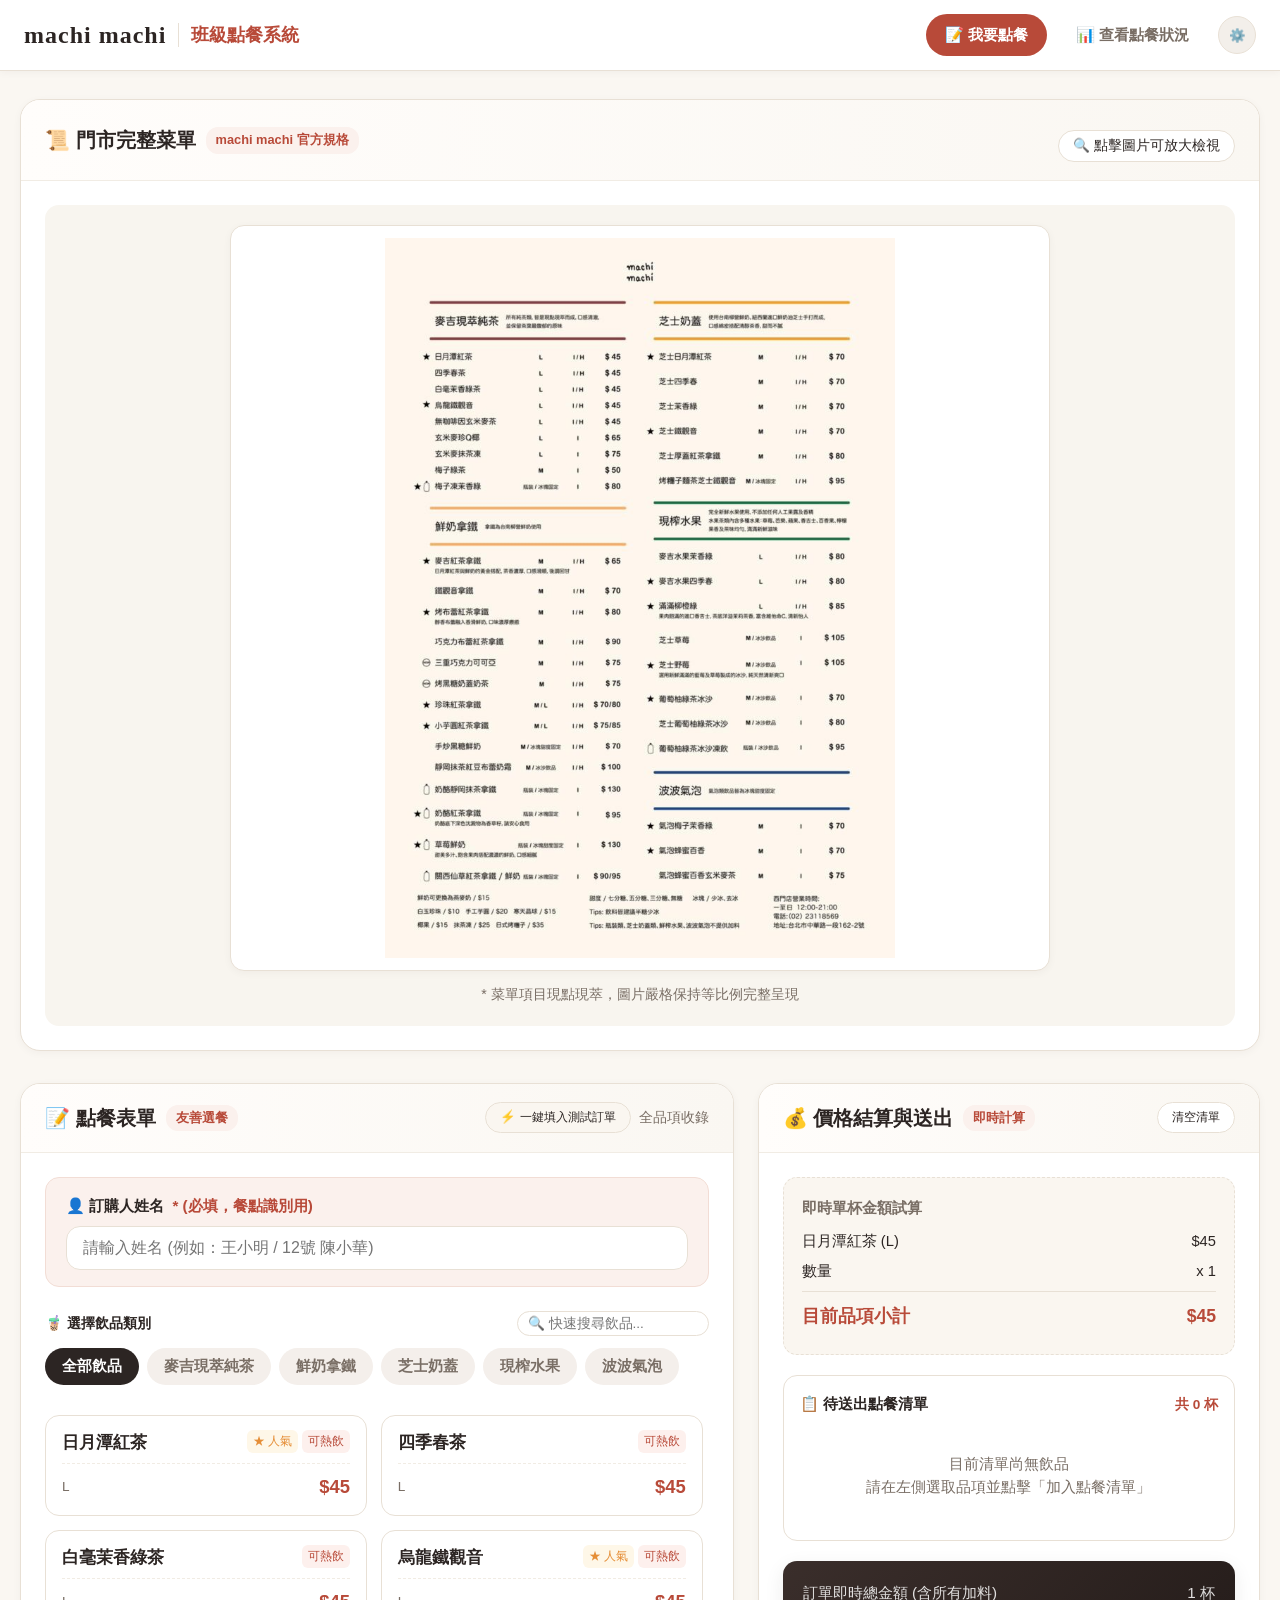
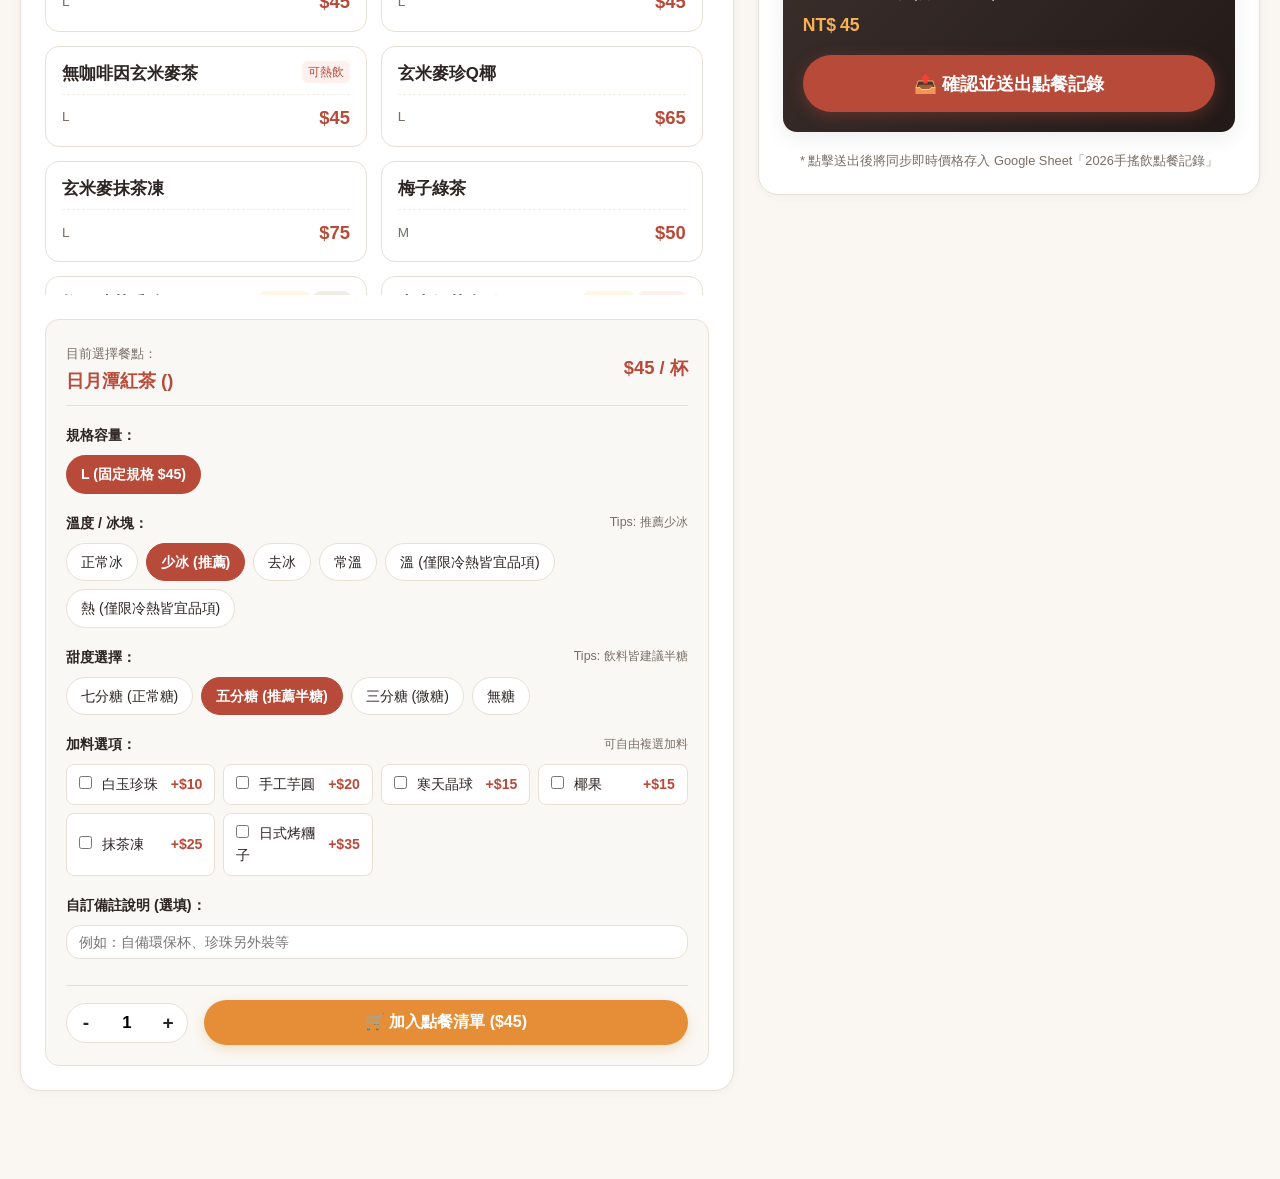
<file: index.html>
<!DOCTYPE html>
<html lang="zh-TW">
<head>
  <meta charset="UTF-8">
  <meta name="viewport" content="width=device-width, initial-scale=1.0">
  <title>麥吉 machi machi - 班級點餐系統</title>
  <link rel="stylesheet" href="css/style.css">
  <link rel="icon" href="data:image/svg+xml,<svg xmlns='http://www.w3.org/2000/svg' viewBox='0 0 100 100'><text y='.9em' font-size='90'>🧋</text></svg>">
</head>
<body>

  <!-- 頂部功能與導覽列 -->
  <header class="site-header">
    <div class="header-inner">
      <a href="index.html" class="brand-area">
        <span class="brand-logo-text">machi machi</span>
        <div class="brand-divider"></div>
        <span class="brand-title">班級點餐系統</span>
      </a>
      <nav class="header-nav">
        <a href="index.html" class="nav-btn active">📝 我要點餐</a>
        <a href="orders.html" class="nav-btn">📊 查看點餐狀況</a>
        <button type="button" class="api-config-btn" id="openSettingsBtn" title="設定 Google Sheet 串接網址">⚙️</button>
      </nav>
    </div>
  </header>

  <!-- 核心網頁容器：依序由上而下以「列」排版 -->
  <main class="page-container">

    <!-- ====================================================================
         第 1 列：菜單 (顯示 menu.jpg，等比例縮放，不可裁切)
         ==================================================================== -->
    <section class="page-row row-1-menu" aria-label="第一列：菜單">
      <div class="section-card">
        <div class="card-header-bar">
          <div class="card-title-group">
            <h2>📜 門市完整菜單</h2>
            <span class="badge-tag">machi machi 官方規格</span>
          </div>
          <div class="menu-toolbar">
            <button type="button" class="toggle-menu-btn" id="toggleMenuZoomBtn">🔍 點擊圖片可放大檢視</button>
          </div>
        </div>
        <div class="card-body">
          <div class="menu-view-container">
            <div class="menu-img-wrapper">
              <!-- 菜單圖片：等比例縮放，不可裁切 -->
              <img src="menu.jpg" alt="麥吉 machi machi 門市菜單" id="menuImage" class="menu-img" title="點擊切換等比例放大/縮小" />
            </div>
            <div class="menu-toolbar">
              <span>* 菜單項目現點現萃，圖片嚴格保持等比例完整呈現</span>
            </div>
          </div>
        </div>
      </div>
    </section>

    <!-- ====================================================================
         第 2 列：表單 | 價格 (以 | 符號隔開兩大區塊)
         ==================================================================== -->
    <section class="page-row row-2-order-grid" aria-label="第二列：表單 | 價格">

      <!-- 左側區塊：表單 -->
      <div class="section-card form-block">
        <div class="card-header-bar">
          <div class="card-title-group">
            <h2>📝 點餐表單</h2>
            <span class="badge-tag">友善選餐</span>
          </div>
          <div style="display:flex; align-items:center; gap:8px;">
            <button type="button" class="toggle-menu-btn" id="btnFillDemoOrder" style="font-size:0.78rem; background:#FAF6F0;">⚡ 一鍵填入測試訂單</button>
            <span style="font-size:0.85rem; color:var(--color-text-muted);">全品項收錄</span>
          </div>
        </div>
        <div class="card-body">
          <form id="orderForm" class="form-section-content" onsubmit="return false;">
            
            <!-- 姓名輸入 (作為餐點識別) -->
            <div class="customer-name-card">
              <label for="customerName" class="field-label">
                👤 訂購人姓名 <span class="required-star">* (必填，餐點識別用)</span>
              </label>
              <input type="text" id="customerName" class="text-input" placeholder="請輸入姓名 (例如：王小明 / 12號 陳小華)" required autocomplete="name">
            </div>

            <!-- 分類篩選籤與搜尋 -->
            <div class="opt-group">
              <div style="display:flex; justify-content:space-between; align-items:center; margin-bottom:4px;">
                <label class="opt-title">🧋 選擇飲品類別</label>
                <input type="text" id="searchDrinkInput" placeholder="🔍 快速搜尋飲品..." style="padding:4px 10px; font-size:0.85rem; border:1px solid var(--color-border); border-radius:15px; outline:none;">
              </div>
              <div class="category-tabs" id="categoryTabs">
                <button type="button" class="cat-tab-btn active" data-cat="all">全部飲品</button>
                <button type="button" class="cat-tab-btn" data-cat="pure-tea">麥吉現萃純茶</button>
                <button type="button" class="cat-tab-btn" data-cat="fresh-milk-latte">鮮奶拿鐵</button>
                <button type="button" class="cat-tab-btn" data-cat="cheese-foam">芝士奶蓋</button>
                <button type="button" class="cat-tab-btn" data-cat="fresh-fruit">現榨水果</button>
                <button type="button" class="cat-tab-btn" data-cat="sparkling">波波氣泡</button>
              </div>
            </div>

            <!-- 飲品卡片展示區 (友善卡片點選) -->
            <div class="drink-cards-grid" id="drinkCardsContainer">
              <!-- 由 JavaScript 動態依據 MENU_DATA 渲染所有項目 -->
            </div>

            <!-- 當前選定餐點的客製化面板 -->
            <div class="customizer-box" id="customizerBox">
              <div class="customizer-header">
                <div>
                  <span style="font-size:0.8rem; color:var(--color-text-muted);">目前選擇餐點：</span>
                  <div class="selected-drink-title" id="activeDrinkName">請由上方點選欲訂購的飲品</div>
                </div>
                <div id="activeDrinkBasePrice" style="font-size:1.15rem; font-weight:800; color:var(--color-primary);"></div>
              </div>

              <!-- 規格尺寸 -->
              <div class="opt-group" id="sizeOptGroup">
                <label class="opt-title">規格容量：</label>
                <div class="pill-options-grid" id="sizeOptions"></div>
              </div>

              <!-- 溫度與冰塊 -->
              <div class="opt-group" id="iceOptGroup">
                <label class="opt-title">
                  <span>溫度 / 冰塊：</span>
                  <span class="opt-badge-note" id="iceNotice">Tips: 建議半糖少冰</span>
                </label>
                <div class="pill-options-grid" id="iceOptions"></div>
              </div>

              <!-- 甜度 -->
              <div class="opt-group" id="sweetOptGroup">
                <label class="opt-title">
                  <span>甜度選擇：</span>
                  <span class="opt-badge-note" id="sweetNotice">可依個人喜好選擇</span>
                </label>
                <div class="pill-options-grid" id="sweetOptions"></div>
              </div>

              <!-- 鮮奶升級選項 -->
              <div class="opt-group" id="oatMilkGroup" style="display:none;">
                <label class="opt-title">鮮奶升級：</label>
                <label class="topping-checkbox-label" style="max-width:260px;">
                  <span><input type="checkbox" id="oatMilkCheckbox"> 更換為燕麥奶</span>
                  <strong style="color:var(--color-primary);">+$15</strong>
                </label>
              </div>

              <!-- 加料專區 (根據菜單規範動態停用或啟用) -->
              <div class="opt-group" id="toppingsGroup">
                <label class="opt-title">
                  <span>加料選項：</span>
                  <span class="opt-badge-note" id="toppingsNotice">可多選配料</span>
                </label>
                <div class="toppings-grid" id="toppingsContainer"></div>
              </div>

              <!-- 備註輸入 -->
              <div class="opt-group">
                <label class="opt-title" for="itemNote">自訂備註說明 (選填)：</label>
                <input type="text" id="itemNote" class="text-input" placeholder="例如：自備環保杯、珍珠另外裝等" style="padding:8px 12px; font-size:0.9rem;">
              </div>

              <!-- 數量與加入清單 -->
              <div class="qty-and-add-row">
                <div class="qty-counter">
                  <button type="button" class="qty-btn" id="btnMinusQty">-</button>
                  <input type="text" id="inputQty" class="qty-number" value="1" readonly>
                  <button type="button" class="qty-btn" id="btnPlusQty">+</button>
                </div>
                <button type="button" class="btn-add-to-cart" id="btnAddToCart">
                  🛒 加入點餐清單 (<span id="btnCurrentItemSubtotal">$0</span>)
                </button>
              </div>
            </div>

          </form>
        </div>
      </div>

      <!-- 右側區塊：價格 -->
      <div class="section-card price-block">
        <div class="card-header-bar">
          <div class="card-title-group">
            <h2>💰 價格結算與送出</h2>
            <span class="badge-tag">即時計算</span>
          </div>
          <button type="button" class="toggle-menu-btn" id="btnClearCartBtn" style="font-size:0.75rem;">清空清單</button>
        </div>
        <div class="card-body price-section-content">
          
          <!-- 單杯價格即時明細 -->
          <div class="live-calc-box">
            <div class="calc-title">即時單杯金額試算</div>
            <div class="calc-row">
              <span id="calcItemNameDisplay">尚未選擇飲品</span>
              <span id="calcBasePriceDisplay">$0</span>
            </div>
            <div class="calc-row" id="calcOatMilkRow" style="display:none;">
              <span>燕麥奶升級</span>
              <span>+$15</span>
            </div>
            <div class="calc-row" id="calcToppingsRow" style="display:none;">
              <span id="calcToppingsNames">加料</span>
              <span id="calcToppingsPrice">+$0</span>
            </div>
            <div class="calc-row">
              <span>數量</span>
              <span id="calcQtyDisplay">x 1</span>
            </div>
            <div class="calc-row total-row">
              <span>目前品項小計</span>
              <span id="calcItemSubtotalDisplay">$0</span>
            </div>
          </div>

          <!-- 已加入之點餐清單明細 -->
          <div class="order-list-box">
            <div class="order-list-header">
              <span>📋 待送出點餐清單</span>
              <span id="cartCountBadge" style="font-size:0.85rem; color:var(--color-primary); font-weight:700;">共 0 杯</span>
            </div>
            <div id="cartItemsContainer">
              <div class="empty-list-notice">
                目前清單尚無飲品<br>請在左側選取品項並點擊「加入點餐清單」
              </div>
            </div>
          </div>

          <!-- 總金額大看板 (送出時必須將此價格一起送出) -->
          <div class="grand-total-banner">
            <div class="grand-total-top">
              <span>訂單即時總金額 (含所有加料)</span>
              <span id="grandTotalCupText">0 杯</span>
            </div>
            <div class="grand-total-value">
              <span>NT$</span>
              <span class="big-price" id="grandTotalPrice">0</span>
            </div>
            
            <!-- 表單送出按鈕：送出時必須將此價格一起送出至 Google Sheet -->
            <button type="button" class="btn-submit-order" id="btnSubmitOrder">
              <span>📤 確認並送出點餐記錄</span>
            </button>
          </div>

          <div style="font-size:0.8rem; color:var(--color-text-muted); text-align:center; line-height:1.4;">
            * 點擊送出後將同步即時價格存入 Google Sheet「2026手搖飲點餐記錄」
          </div>

        </div>
      </div>

    </section>

  </main>

  <!-- Google Sheet / Apps Script 設定彈跳視窗 -->
  <div class="modal-overlay" id="settingsModal">
    <div class="modal-content">
      <div class="modal-header">
        <h3 class="modal-title">⚙️ Google Sheet 串接設定</h3>
        <button type="button" class="modal-close-btn" id="closeSettingsModal">&times;</button>
      </div>
      <div style="margin-bottom:16px; font-size:0.9rem; color:var(--color-text-muted);">
        請貼上於 Google Sheet 部署 Apps Script 取得的「網頁應用程式網址 (Web App URL)」：
      </div>
      <div style="margin-bottom:16px;">
        <label for="appsScriptUrlInput" class="field-label">Apps Script Web App URL：</label>
        <input type="url" id="appsScriptUrlInput" class="text-input" placeholder="https://script.google.com/macros/s/.../exec">
      </div>
      <div style="display:flex; justify-content:flex-end; gap:10px;">
        <button type="button" class="toggle-menu-btn" id="btnTestApi">測試連線</button>
        <button type="button" class="btn-add-to-cart" id="btnSaveSettings" style="flex:none; padding:8px 20px;">儲存設定</button>
      </div>
    </div>
  </div>

  <!-- 載入腳本 -->
  <script src="js/menu-data.js"></script>
  <script src="js/app.js"></script>
</body>
</html>
</file>
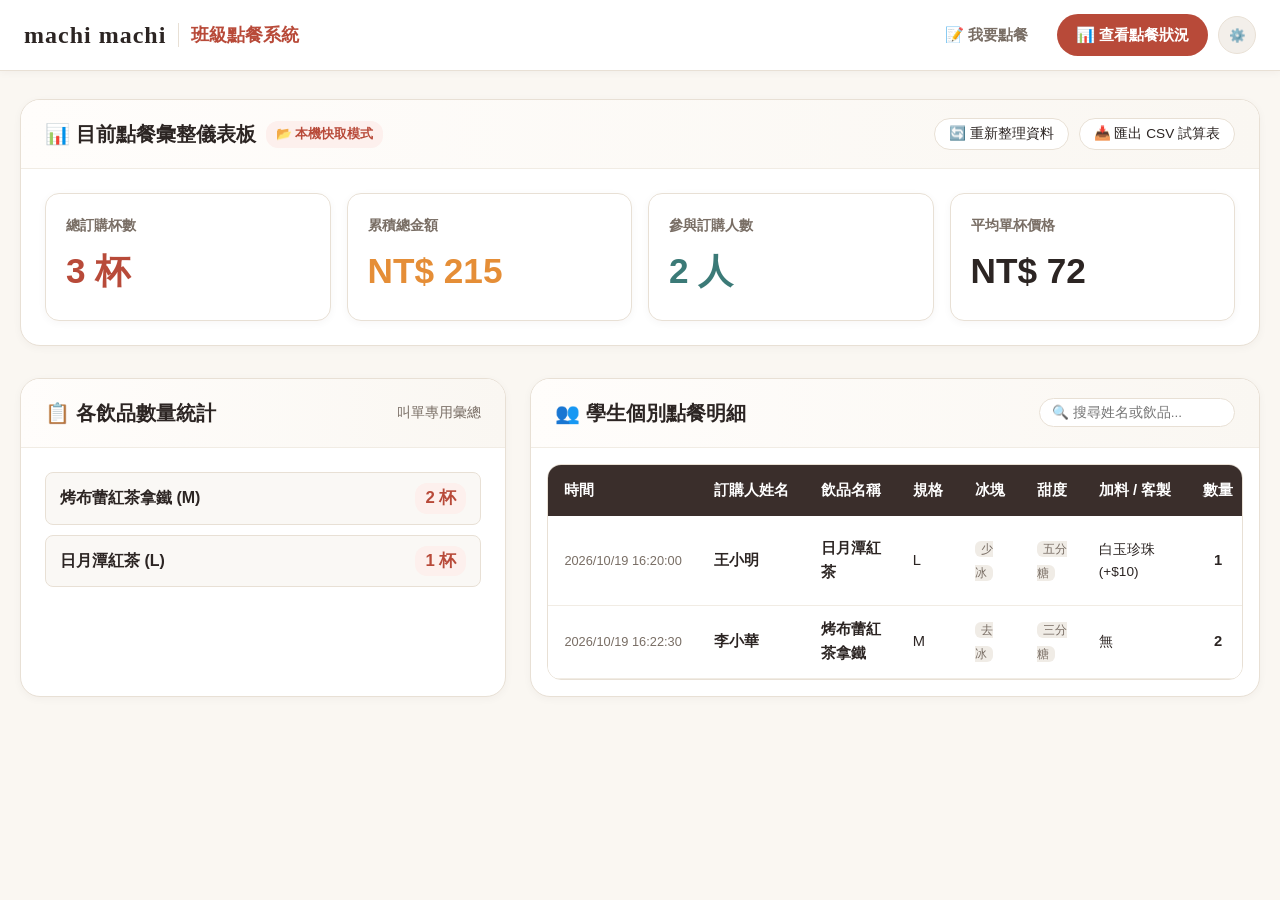
<file: orders.html>
<!DOCTYPE html>
<html lang="zh-TW">
<head>
  <meta charset="UTF-8">
  <meta name="viewport" content="width=device-width, initial-scale=1.0">
  <title>查看目前點餐狀況 - 麥吉 machi machi</title>
  <link rel="stylesheet" href="css/style.css">
  <link rel="icon" href="data:image/svg+xml,<svg xmlns='http://www.w3.org/2000/svg' viewBox='0 0 100 100'><text y='.9em' font-size='90'>📊</text></svg>">
</head>
<body>

  <!-- 頂部功能與導覽列 -->
  <header class="site-header">
    <div class="header-inner">
      <a href="index.html" class="brand-area">
        <span class="brand-logo-text">machi machi</span>
        <div class="brand-divider"></div>
        <span class="brand-title">班級點餐系統</span>
      </a>
      <nav class="header-nav">
        <a href="index.html" class="nav-btn">📝 我要點餐</a>
        <a href="orders.html" class="nav-btn active">📊 查看點餐狀況</a>
        <button type="button" class="api-config-btn" id="openSettingsBtn" title="設定 Google Sheet 串接網址">⚙️</button>
      </nav>
    </div>
  </header>

  <!-- 頁面主體 -->
  <main class="page-container">

    <!-- 第一列：點餐狀況摘要統計看板 -->
    <section class="page-row" aria-label="第一列：點餐摘要看板">
      <div class="section-card">
        <div class="card-header-bar">
          <div class="card-title-group">
            <h2>📊 目前點餐彙整儀表板</h2>
            <span class="badge-tag" id="syncStatusBadge">本機與 Google Sheet 同步</span>
          </div>
          <div style="display:flex; gap:10px;">
            <button type="button" class="toggle-menu-btn" id="btnRefreshOrders">🔄 重新整理資料</button>
            <button type="button" class="toggle-menu-btn" id="btnExportCsv">📥 匯出 CSV 試算表</button>
          </div>
        </div>
        <div class="card-body">
          <div class="orders-stats-row">
            <div class="stat-box">
              <span class="stat-label">總訂購杯數</span>
              <span class="stat-number" id="statTotalCups">0</span>
            </div>
            <div class="stat-box">
              <span class="stat-label">累積總金額</span>
              <span class="stat-number" style="color:var(--color-accent);" id="statTotalPrice">NT$ 0</span>
            </div>
            <div class="stat-box">
              <span class="stat-label">參與訂購人數</span>
              <span class="stat-number" style="color:var(--color-teal);" id="statTotalPeople">0</span>
            </div>
            <div class="stat-box">
              <span class="stat-label">平均單杯價格</span>
              <span class="stat-number" style="color:var(--color-text-main);" id="statAvgPrice">NT$ 0</span>
            </div>
          </div>
        </div>
      </div>
    </section>

    <!-- 第二列：品項統計彙整 | 詳細點餐明細 -->
    <section class="page-row" style="display:grid; grid-template-columns: 0.8fr 1.2fr; gap:24px;" id="ordersDetailRow" aria-label="第二列：品項統計 | 詳細明細">
      
      <!-- 左區塊：品項分類統計 (方便團購店家快速叫單) -->
      <div class="section-card">
        <div class="card-header-bar">
          <div class="card-title-group">
            <h2>📋 各飲品數量統計</h2>
          </div>
          <span style="font-size:0.85rem; color:var(--color-text-muted);">叫單專用彙總</span>
        </div>
        <div class="card-body">
          <div id="summaryItemsContainer" style="display:flex; flex-direction:column; gap:10px; max-height:550px; overflow-y:auto;">
            <div class="empty-list-notice">尚無點餐資料</div>
          </div>
        </div>
      </div>

      <!-- 右區塊：詳細學生點餐明細列表 -->
      <div class="section-card">
        <div class="card-header-bar">
          <div class="card-title-group">
            <h2>👥 學生個別點餐明細</h2>
          </div>
          <input type="text" id="filterInput" placeholder="🔍 搜尋姓名或飲品..." style="padding:6px 12px; font-size:0.85rem; border:1px solid var(--color-border); border-radius:15px; outline:none;">
        </div>
        <div class="card-body" style="padding:16px;">
          <div class="orders-table-wrapper">
            <table class="orders-table">
              <thead>
                <tr>
                  <th>時間</th>
                  <th>訂購人姓名</th>
                  <th>飲品名稱</th>
                  <th>規格</th>
                  <th>冰塊</th>
                  <th>甜度</th>
                  <th>加料 / 客製</th>
                  <th>數量</th>
                  <th>單價</th>
                  <th>小計金額</th>
                  <th>備註</th>
                </tr>
              </thead>
              <tbody id="ordersTableBody">
                <tr>
                  <td colspan="11" style="text-align:center; padding:30px; color:var(--color-text-muted);">
                    目前尚無點餐資料，請先前往「我要點餐」進行訂購。
                  </td>
                </tr>
              </tbody>
            </table>
          </div>
        </div>
      </div>

    </section>

  </main>

  <!-- Google Sheet / Apps Script 設定彈跳視窗 -->
  <div class="modal-overlay" id="settingsModal">
    <div class="modal-content">
      <div class="modal-header">
        <h3 class="modal-title">⚙️ Google Sheet 串接設定</h3>
        <button type="button" class="modal-close-btn" id="closeSettingsModal">&times;</button>
      </div>
      <div style="margin-bottom:16px; font-size:0.9rem; color:var(--color-text-muted);">
        設定 Google Apps Script Web App URL 後，即可即時由 Google Sheet「2026手搖飲點餐記錄」拉取線上資料：
      </div>
      <div style="margin-bottom:16px;">
        <label for="appsScriptUrlInput" class="field-label">Apps Script Web App URL：</label>
        <input type="url" id="appsScriptUrlInput" class="text-input" placeholder="https://script.google.com/macros/s/.../exec">
      </div>
      <div style="display:flex; justify-content:flex-end; gap:10px;">
        <button type="button" class="toggle-menu-btn" id="btnTestApi">測試連線</button>
        <button type="button" class="btn-add-to-cart" id="btnSaveSettings" style="flex:none; padding:8px 20px;">儲存設定</button>
      </div>
    </div>
  </div>

  <script src="js/orders.js"></script>
</body>
</html>
</file>
<file: css/style.css>
/* ==========================================================================
   麥吉 machi machi 風格主題樣式
   簡約、明亮、溫潤米白與手搖茶飲色調
   ========================================================================== */

:root {
  --color-bg: #FAF7F2;
  --color-card-bg: #FFFFFF;
  --color-text-main: #2C2523;
  --color-text-muted: #796E65;
  --color-primary: #B84A39;       /* 麥吉磚紅 */
  --color-primary-hover: #9E3C2D;
  --color-primary-light: #FBF1ED;
  --color-accent: #E58E37;        /* 暖茶橘 */
  --color-accent-light: #FDF4EB;
  --color-teal: #3B7A77;          /* 綠茶/奶蓋青 */
  --color-border: #E8E0D5;
  --color-border-light: #F1ECE4;
  --shadow-sm: 0 2px 8px rgba(44, 37, 35, 0.04);
  --shadow-md: 0 6px 20px rgba(44, 37, 35, 0.08);
  --shadow-lg: 0 12px 32px rgba(44, 37, 35, 0.12);
  --radius-sm: 8px;
  --radius-md: 14px;
  --radius-lg: 20px;
  --font-family: -apple-system, BlinkMacSystemFont, "Segoe UI", Roboto, "Noto Sans TC", "PingFang TC", "Microsoft JhengHei", sans-serif;
}

* {
  box-sizing: border-box;
  margin: 0;
  padding: 0;
}

body {
  font-family: var(--font-family);
  background-color: var(--color-bg);
  color: var(--color-text-main);
  line-height: 1.6;
  min-height: 100vh;
}

/* 頂部導航列 */
.site-header {
  background-color: rgba(255, 255, 255, 0.95);
  backdrop-filter: blur(10px);
  border-bottom: 1px solid var(--color-border);
  position: sticky;
  top: 0;
  z-index: 100;
  box-shadow: var(--shadow-sm);
}

.header-inner {
  max-width: 1280px;
  margin: 0 auto;
  padding: 14px 24px;
  display: flex;
  justify-content: space-between;
  align-items: center;
}

.brand-area {
  display: flex;
  align-items: center;
  gap: 12px;
  text-decoration: none;
  color: inherit;
}

.brand-logo-text {
  font-family: "Georgia", serif;
  font-weight: bold;
  font-size: 1.5rem;
  letter-spacing: 1px;
  color: var(--color-text-main);
}

.brand-divider {
  width: 1px;
  height: 24px;
  background-color: var(--color-border);
}

.brand-title {
  font-size: 1.15rem;
  font-weight: 700;
  color: var(--color-primary);
}

.header-nav {
  display: flex;
  align-items: center;
  gap: 10px;
}

.nav-btn {
  display: inline-flex;
  align-items: center;
  gap: 6px;
  padding: 8px 18px;
  border-radius: 30px;
  font-size: 0.95rem;
  font-weight: 600;
  text-decoration: none;
  color: var(--color-text-muted);
  background-color: transparent;
  transition: all 0.2s ease;
  border: 1px solid transparent;
}

.nav-btn:hover {
  color: var(--color-primary);
  background-color: var(--color-primary-light);
}

.nav-btn.active {
  color: #FFFFFF;
  background-color: var(--color-primary);
}

.api-config-btn {
  background-color: #F3EFEA;
  color: var(--color-text-muted);
  border-radius: 50%;
  width: 38px;
  height: 38px;
  display: flex;
  align-items: center;
  justify-content: center;
  border: 1px solid var(--color-border);
  cursor: pointer;
  transition: all 0.2s ease;
}

.api-config-btn:hover {
  background-color: #E8E0D5;
  color: var(--color-text-main);
}

/* 主頁面容器 (以列排版) */
.page-container {
  max-width: 1280px;
  margin: 28px auto;
  padding: 0 20px 60px 20px;
  display: flex;
  flex-direction: column;
  gap: 32px; /* 各列之間的間距 */
}

/* 列 (Page Row) 通用樣式 */
.page-row {
  width: 100%;
}

/* 區塊卡片通透樣式 */
.section-card {
  background-color: var(--color-card-bg);
  border-radius: var(--radius-lg);
  border: 1px solid var(--color-border);
  box-shadow: var(--shadow-sm);
  overflow: hidden;
  transition: box-shadow 0.2s ease;
}

.section-card:hover {
  box-shadow: var(--shadow-md);
}

.card-header-bar {
  padding: 18px 24px;
  background: linear-gradient(to right, #FFFDFB, #FAF7F2);
  border-bottom: 1px solid var(--color-border-light);
  display: flex;
  justify-content: space-between;
  align-items: center;
}

.card-title-group {
  display: flex;
  align-items: center;
  gap: 10px;
}

.card-title-group h2 {
  font-size: 1.25rem;
  font-weight: 700;
  color: var(--color-text-main);
}

.badge-tag {
  display: inline-block;
  padding: 3px 10px;
  border-radius: 12px;
  font-size: 0.8rem;
  font-weight: 600;
  background-color: var(--color-primary-light);
  color: var(--color-primary);
}

.card-body {
  padding: 24px;
}

/* ==========================================================================
   第 1 列：菜單 (等比例縮放，不可裁切)
   ========================================================================== */
.row-1-menu .menu-view-container {
  display: flex;
  flex-direction: column;
  align-items: center;
  background-color: #F8F5EF;
  padding: 20px;
  border-radius: var(--radius-md);
}

.menu-img-wrapper {
  width: 100%;
  max-width: 820px;
  display: flex;
  justify-content: center;
  align-items: center;
  overflow: hidden;
  background-color: #FFFFFF;
  padding: 12px;
  border-radius: var(--radius-md);
  border: 1px solid var(--color-border);
  box-shadow: var(--shadow-sm);
}

/* 菜單圖片：嚴格等比例縮放，不可裁切 */
.menu-img {
  width: 100%;
  height: auto;
  max-height: 80vh;
  object-fit: contain;
  display: block;
  border-radius: var(--radius-sm);
  transition: transform 0.25s ease;
  cursor: zoom-in;
}

.menu-toolbar {
  margin-top: 12px;
  display: flex;
  align-items: center;
  gap: 12px;
  font-size: 0.88rem;
  color: var(--color-text-muted);
}

.toggle-menu-btn {
  background-color: #FFFFFF;
  border: 1px solid var(--color-border);
  border-radius: 20px;
  padding: 6px 14px;
  font-size: 0.85rem;
  cursor: pointer;
  color: var(--color-text-main);
  transition: all 0.2s;
}

.toggle-menu-btn:hover {
  background-color: var(--color-primary-light);
  color: var(--color-primary);
}

/* ==========================================================================
   第 2 列：表單 | 價格 (左右兩大區塊)
   ========================================================================== */
.row-2-order-grid {
  display: grid;
  grid-template-columns: 1.35fr 0.95fr; /* 表單 | 價格 */
  gap: 24px;
  align-items: start;
}

/* 左區塊：表單 */
.form-section-content {
  display: flex;
  flex-direction: column;
  gap: 24px;
}

/* 輸入姓名區塊 */
.customer-name-card {
  background-color: var(--color-primary-light);
  border: 1px solid #F2DDD5;
  border-radius: var(--radius-md);
  padding: 16px 20px;
}

.field-label {
  display: block;
  font-size: 0.95rem;
  font-weight: 700;
  margin-bottom: 8px;
  color: var(--color-text-main);
}

.required-star {
  color: var(--color-primary);
  margin-left: 4px;
}

.text-input {
  width: 100%;
  padding: 12px 16px;
  border: 1.5px solid var(--color-border);
  border-radius: var(--radius-md);
  font-size: 1rem;
  background-color: #FFFFFF;
  color: var(--color-text-main);
  outline: none;
  transition: border-color 0.2s, box-shadow 0.2s;
}

.text-input:focus {
  border-color: var(--color-primary);
  box-shadow: 0 0 0 3px rgba(184, 74, 57, 0.15);
}

/* 分類快速切換籤 (友善餐點選擇) */
.category-tabs {
  display: flex;
  gap: 8px;
  overflow-x: auto;
  padding-bottom: 6px;
  scrollbar-width: thin;
}

.cat-tab-btn {
  white-space: nowrap;
  padding: 8px 16px;
  border-radius: 20px;
  font-size: 0.92rem;
  font-weight: 600;
  background-color: #F4EFEB;
  border: 1px solid transparent;
  color: var(--color-text-muted);
  cursor: pointer;
  transition: all 0.2s ease;
}

.cat-tab-btn:hover {
  background-color: #EBE3DB;
  color: var(--color-text-main);
}

.cat-tab-btn.active {
  background-color: var(--color-text-main);
  color: #FFFFFF;
}

/* 飲料卡片清單 */
.drink-cards-grid {
  display: grid;
  grid-template-columns: repeat(auto-fill, minmax(240px, 1fr));
  gap: 14px;
  max-height: 480px;
  overflow-y: auto;
  padding-right: 6px;
}

.drink-card {
  background-color: #FFFFFF;
  border: 1.5px solid var(--color-border);
  border-radius: var(--radius-md);
  padding: 14px 16px;
  cursor: pointer;
  transition: all 0.2s ease;
  display: flex;
  flex-direction: column;
  justify-content: space-between;
  position: relative;
}

.drink-card:hover {
  border-color: var(--color-accent);
  transform: translateY(-2px);
  box-shadow: var(--shadow-sm);
}

.drink-card.selected {
  border-color: var(--color-primary);
  background-color: #FFFDFD;
  box-shadow: 0 0 0 2px var(--color-primary);
}

.drink-card-top {
  display: flex;
  justify-content: space-between;
  align-items: flex-start;
  margin-bottom: 6px;
}

.drink-name {
  font-size: 1.05rem;
  font-weight: 700;
  color: var(--color-text-main);
}

.drink-tags {
  display: flex;
  gap: 4px;
  flex-wrap: wrap;
}

.mini-tag {
  font-size: 0.72rem;
  padding: 2px 6px;
  border-radius: 6px;
  background-color: #F0ECE6;
  color: var(--color-text-muted);
}

.mini-tag.hot {
  background-color: #FDF0ED;
  color: var(--color-primary);
}

.mini-tag.star {
  background-color: #FEF7E8;
  color: var(--color-accent);
}

.drink-desc {
  font-size: 0.8rem;
  color: var(--color-text-muted);
  margin-bottom: 10px;
  line-height: 1.4;
}

.drink-price-line {
  display: flex;
  justify-content: space-between;
  align-items: center;
  border-top: 1px dashed var(--color-border-light);
  padding-top: 8px;
  margin-top: auto;
}

.drink-default-size {
  font-size: 0.85rem;
  color: var(--color-text-muted);
}

.drink-price {
  font-size: 1.15rem;
  font-weight: 800;
  color: var(--color-primary);
}

/* 客製化配置面板 (當選定飲料時展開) */
.customizer-box {
  background-color: #FAF8F5;
  border: 1.5px solid var(--color-border);
  border-radius: var(--radius-md);
  padding: 20px;
  display: flex;
  flex-direction: column;
  gap: 18px;
}

.customizer-header {
  display: flex;
  justify-content: space-between;
  align-items: center;
  border-bottom: 1px solid var(--color-border);
  padding-bottom: 10px;
}

.selected-drink-title {
  font-size: 1.15rem;
  font-weight: 800;
  color: var(--color-primary);
}

.opt-group {
  display: flex;
  flex-direction: column;
  gap: 8px;
}

.opt-title {
  font-size: 0.9rem;
  font-weight: 700;
  color: var(--color-text-main);
  display: flex;
  align-items: center;
  justify-content: space-between;
}

.opt-badge-note {
  font-size: 0.78rem;
  font-weight: normal;
  color: var(--color-text-muted);
}

.pill-options-grid {
  display: flex;
  flex-wrap: wrap;
  gap: 8px;
}

.pill-radio-label {
  position: relative;
  cursor: pointer;
}

.pill-radio-label input {
  position: absolute;
  opacity: 0;
  width: 0;
  height: 0;
}

.pill-btn {
  display: inline-flex;
  align-items: center;
  padding: 7px 14px;
  border-radius: 20px;
  background-color: #FFFFFF;
  border: 1px solid var(--color-border);
  font-size: 0.88rem;
  color: var(--color-text-main);
  transition: all 0.2s;
  user-select: none;
}

.pill-radio-label input:checked + .pill-btn {
  background-color: var(--color-primary);
  border-color: var(--color-primary);
  color: #FFFFFF;
  font-weight: 600;
}

.pill-btn.locked {
  background-color: #EDE8E1;
  color: #8C847D;
  border-style: dashed;
  cursor: not-allowed;
}

/* 加料多選按鈕 */
.toppings-grid {
  display: grid;
  grid-template-columns: repeat(auto-fill, minmax(130px, 1fr));
  gap: 8px;
}

.topping-checkbox-label {
  display: flex;
  align-items: center;
  justify-content: space-between;
  padding: 8px 12px;
  background-color: #FFFFFF;
  border: 1px solid var(--color-border);
  border-radius: var(--radius-sm);
  cursor: pointer;
  font-size: 0.88rem;
  transition: all 0.2s;
}

.topping-checkbox-label.disabled {
  opacity: 0.5;
  cursor: not-allowed;
  background-color: #F4EFEB;
}

.topping-checkbox-label input {
  margin-right: 6px;
  accent-color: var(--color-primary);
}

/* 數量選擇與加入按鈕 */
.qty-and-add-row {
  display: flex;
  align-items: center;
  gap: 16px;
  margin-top: 8px;
  padding-top: 14px;
  border-top: 1px solid var(--color-border);
}

.qty-counter {
  display: flex;
  align-items: center;
  border: 1.5px solid var(--color-border);
  border-radius: 24px;
  background-color: #FFFFFF;
  overflow: hidden;
}

.qty-btn {
  width: 38px;
  height: 38px;
  background: none;
  border: none;
  font-size: 1.2rem;
  font-weight: bold;
  cursor: pointer;
  color: var(--color-text-main);
  transition: background-color 0.2s;
}

.qty-btn:hover {
  background-color: #F4EFEB;
}

.qty-number {
  width: 44px;
  text-align: center;
  font-size: 1.05rem;
  font-weight: 700;
  border: none;
  outline: none;
}

.btn-add-to-cart {
  flex: 1;
  padding: 12px 20px;
  border-radius: 24px;
  background-color: var(--color-accent);
  color: #FFFFFF;
  border: none;
  font-size: 1rem;
  font-weight: 700;
  cursor: pointer;
  transition: all 0.2s ease;
  box-shadow: 0 4px 12px rgba(229, 142, 55, 0.25);
}

.btn-add-to-cart:hover {
  background-color: #CF7A27;
  transform: translateY(-1px);
}

/* ==========================================================================
   右區塊：價格結算與送出
   ========================================================================== */
.price-section-content {
  display: flex;
  flex-direction: column;
  gap: 20px;
  position: sticky;
  top: 90px;
}

/* 當前選擇即時試算 */
.live-calc-box {
  background-color: #FAF6F0;
  border-radius: var(--radius-md);
  border: 1px dashed var(--color-border);
  padding: 18px;
}

.calc-title {
  font-size: 0.95rem;
  font-weight: 700;
  margin-bottom: 10px;
  color: var(--color-text-muted);
}

.calc-row {
  display: flex;
  justify-content: space-between;
  margin-bottom: 6px;
  font-size: 0.92rem;
}

.calc-row.total-row {
  border-top: 1.5px solid var(--color-border);
  padding-top: 10px;
  margin-top: 8px;
  font-size: 1.1rem;
  font-weight: 800;
  color: var(--color-primary);
}

.big-price {
  font-size: 1.8rem;
  font-weight: 900;
}

/* 點餐清單 (購物車列表) */
.order-list-box {
  background-color: #FFFFFF;
  border: 1px solid var(--color-border);
  border-radius: var(--radius-md);
  padding: 16px;
  max-height: 320px;
  overflow-y: auto;
}

.order-list-header {
  font-size: 0.95rem;
  font-weight: 700;
  margin-bottom: 12px;
  display: flex;
  justify-content: space-between;
  align-items: center;
}

.empty-list-notice {
  text-align: center;
  padding: 24px 10px;
  color: var(--color-text-muted);
  font-size: 0.92rem;
}

.order-item-row {
  display: flex;
  justify-content: space-between;
  align-items: flex-start;
  padding: 10px 0;
  border-bottom: 1px solid var(--color-border-light);
}

.order-item-row:last-child {
  border-bottom: none;
}

.item-info-main {
  flex: 1;
}

.item-name-size {
  font-weight: 700;
  font-size: 0.95rem;
  color: var(--color-text-main);
}

.item-spec-tags {
  font-size: 0.8rem;
  color: var(--color-text-muted);
  margin-top: 2px;
}

.item-qty-price {
  text-align: right;
  margin-left: 12px;
}

.item-total-cost {
  font-weight: 700;
  color: var(--color-primary);
}

.btn-remove-item {
  background: none;
  border: none;
  color: #C0AFA6;
  cursor: pointer;
  padding: 2px 6px;
  font-size: 0.85rem;
  transition: color 0.2s;
}

.btn-remove-item:hover {
  color: #D9534F;
}

/* 送出總金額大看板 */
.grand-total-banner {
  background: linear-gradient(135deg, #3A2E2B 0%, #221A18 100%);
  color: #FFFFFF;
  padding: 20px;
  border-radius: var(--radius-md);
  box-shadow: var(--shadow-md);
}

.grand-total-top {
  display: flex;
  justify-content: space-between;
  align-items: center;
  font-size: 0.95rem;
  opacity: 0.85;
}

.grand-total-value {
  font-size: 2.2rem;
  font-weight: 900;
  color: #F8B153;
  margin: 6px 0 16px 0;
  display: flex;
  align-items: baseline;
  gap: 4px;
}

.grand-total-value span {
  font-size: 1.1rem;
}

/* 表單送出按鈕 (必須連同即時價格一起送出) */
.btn-submit-order {
  width: 100%;
  padding: 16px;
  border-radius: 30px;
  background-color: var(--color-primary);
  color: #FFFFFF;
  border: none;
  font-size: 1.15rem;
  font-weight: 800;
  cursor: pointer;
  box-shadow: 0 4px 16px rgba(184, 74, 57, 0.35);
  transition: all 0.2s ease;
  display: flex;
  justify-content: center;
  align-items: center;
  gap: 8px;
}

.btn-submit-order:hover {
  background-color: var(--color-primary-hover);
  transform: translateY(-2px);
  box-shadow: 0 6px 20px rgba(184, 74, 57, 0.45);
}

.btn-submit-order:disabled {
  background-color: #B8ADA8;
  cursor: not-allowed;
  transform: none;
  box-shadow: none;
}

/* ==========================================================================
   查看點餐狀況網頁 (orders.html) 專用樣式
   ========================================================================== */
.orders-stats-row {
  display: grid;
  grid-template-columns: repeat(auto-fit, minmax(220px, 1fr));
  gap: 16px;
}

.stat-box {
  background-color: #FFFFFF;
  border: 1px solid var(--color-border);
  border-radius: var(--radius-md);
  padding: 20px;
  display: flex;
  flex-direction: column;
  gap: 6px;
  box-shadow: var(--shadow-sm);
}

.stat-label {
  font-size: 0.9rem;
  color: var(--color-text-muted);
  font-weight: 600;
}

.stat-number {
  font-size: 2.2rem;
  font-weight: 900;
  color: var(--color-primary);
}

.orders-table-wrapper {
  overflow-x: auto;
  border-radius: var(--radius-md);
  border: 1px solid var(--color-border);
}

.orders-table {
  width: 100%;
  border-collapse: collapse;
  text-align: left;
  font-size: 0.92rem;
  background-color: #FFFFFF;
}

.orders-table th {
  background-color: #3A2E2B;
  color: #FFFFFF;
  font-weight: 700;
  padding: 14px 16px;
  white-space: nowrap;
}

.orders-table td {
  padding: 12px 16px;
  border-bottom: 1px solid var(--color-border-light);
  color: var(--color-text-main);
}

.orders-table tr:hover {
  background-color: #FAF7F2;
}

/* 彈出視窗 Modal */
.modal-overlay {
  position: fixed;
  top: 0;
  left: 0;
  width: 100%;
  height: 100%;
  background-color: rgba(30, 24, 22, 0.6);
  backdrop-filter: blur(4px);
  display: flex;
  justify-content: center;
  align-items: center;
  z-index: 999;
  opacity: 0;
  pointer-events: none;
  transition: opacity 0.25s ease;
}

.modal-overlay.active {
  opacity: 1;
  pointer-events: auto;
}

.modal-content {
  background-color: #FFFFFF;
  border-radius: var(--radius-lg);
  max-width: 520px;
  width: 90%;
  padding: 28px;
  box-shadow: var(--shadow-lg);
  position: relative;
  transform: translateY(20px);
  transition: transform 0.25s ease;
}

.modal-overlay.active .modal-content {
  transform: translateY(0);
}

.modal-header {
  display: flex;
  justify-content: space-between;
  align-items: center;
  margin-bottom: 18px;
}

.modal-title {
  font-size: 1.25rem;
  font-weight: 800;
  color: var(--color-text-main);
}

.modal-close-btn {
  background: none;
  border: none;
  font-size: 1.5rem;
  cursor: pointer;
  color: var(--color-text-muted);
}

/* 響應式微調 */
@media (max-width: 900px) {
  .row-2-order-grid {
    grid-template-columns: 1fr; /* 小螢幕順序向下呈現 表單 -> 價格 */
  }

  .price-section-content {
    position: static;
  }
}
</file>
